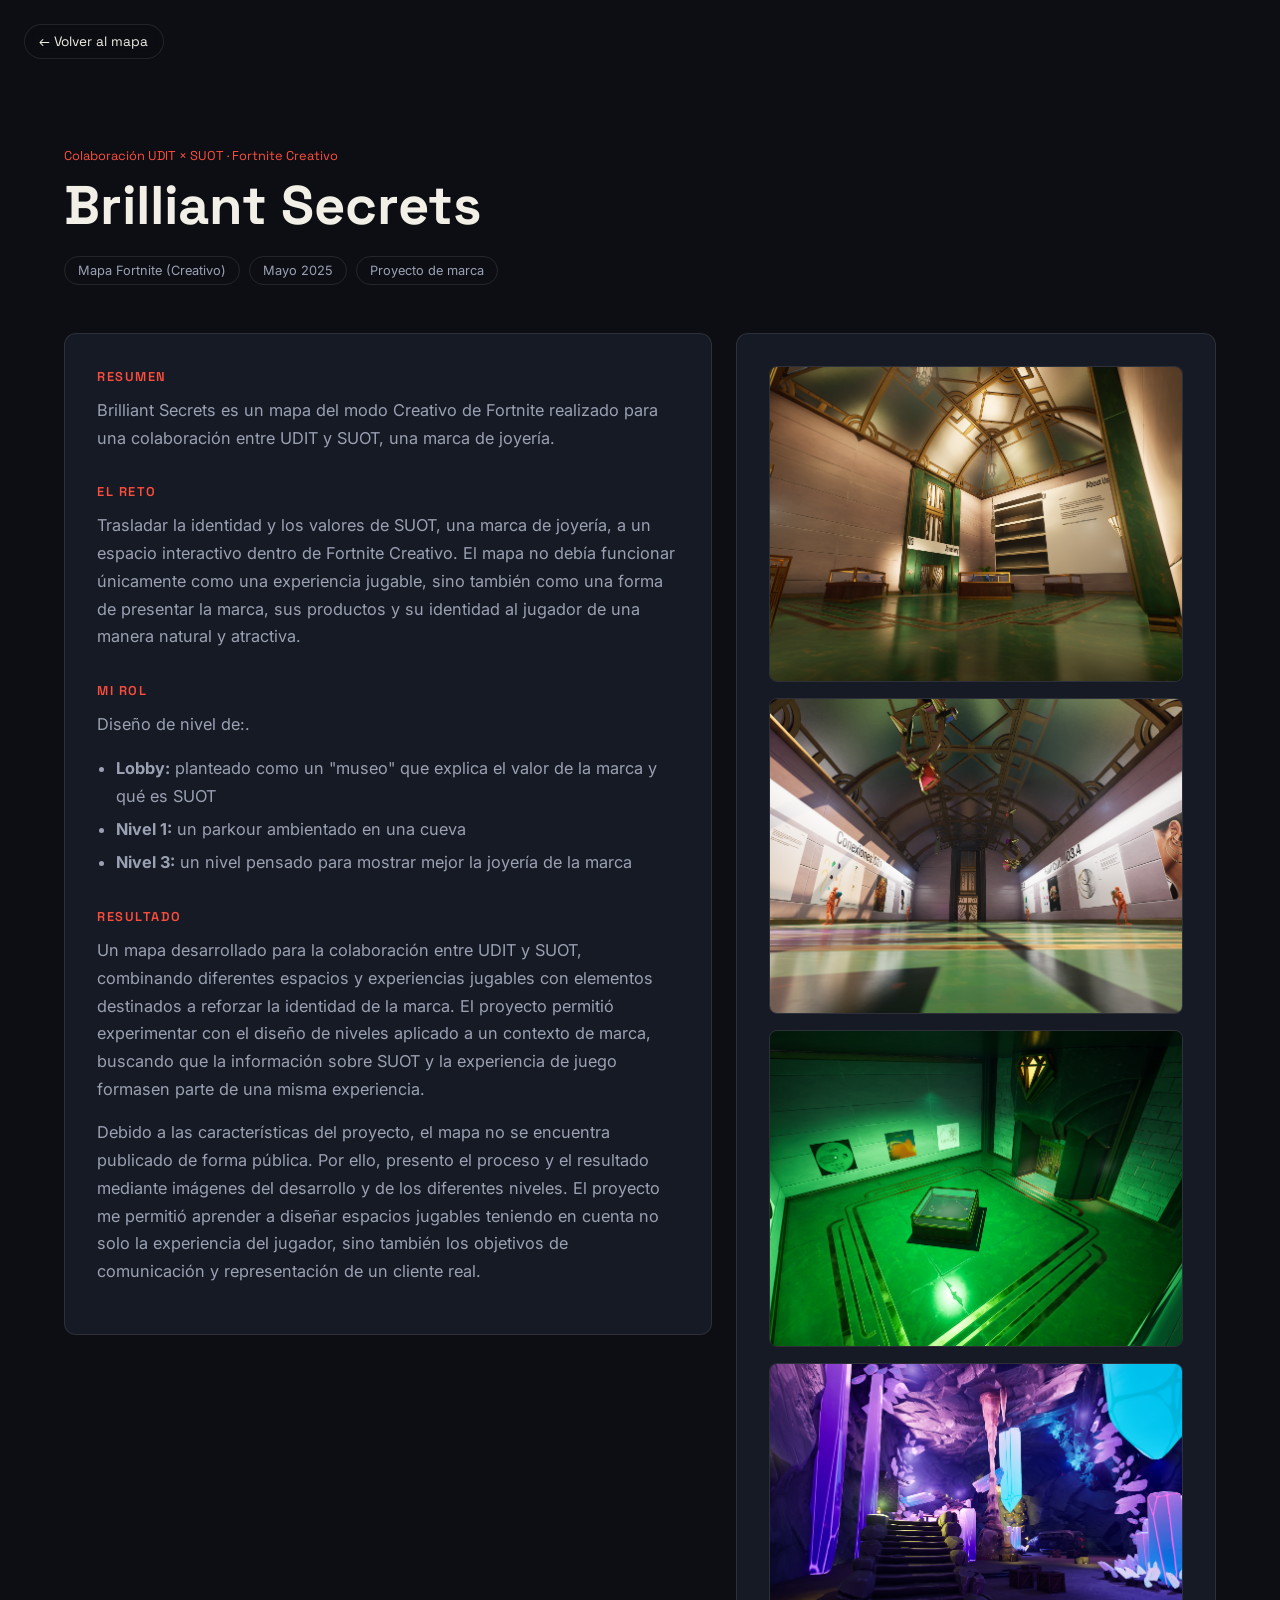
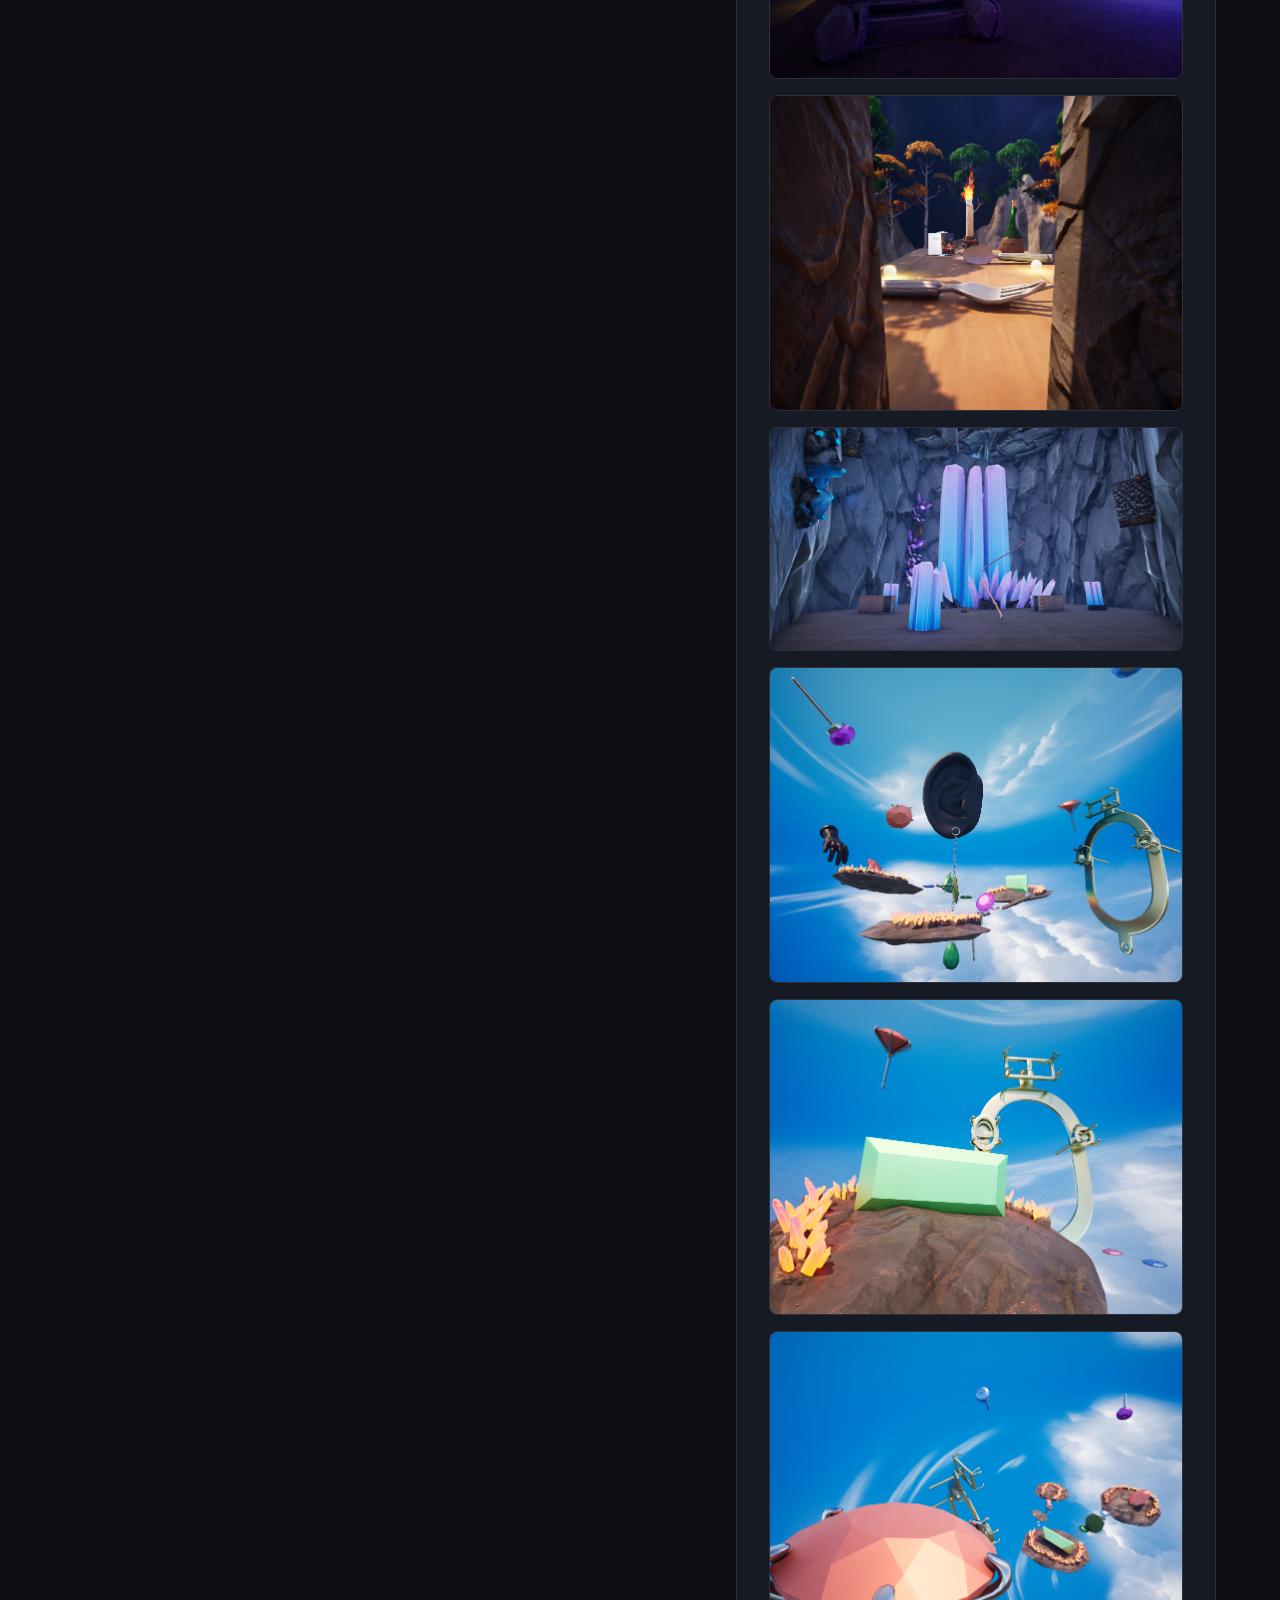
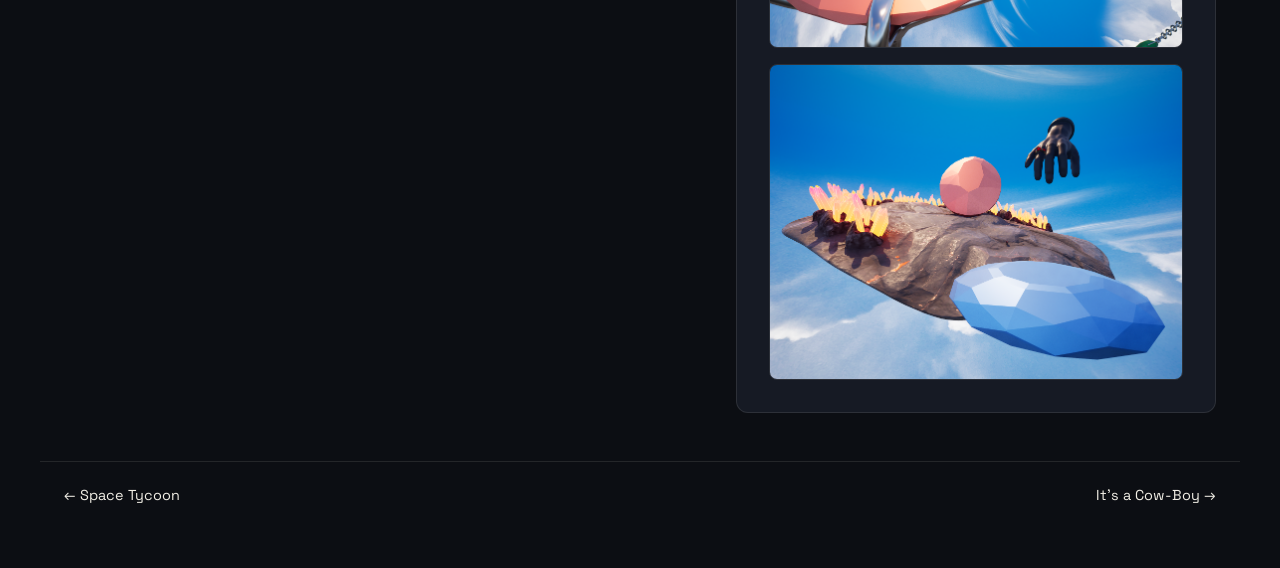
<file: juegos/brilliant-secrets.html>
<!DOCTYPE html>
<html lang="es">
<head>
<meta charset="UTF-8">
<meta name="viewport" content="width=device-width, initial-scale=1">
<title>Brilliant Secrets | David Barrios García</title>
<link rel="stylesheet" href="game.css">
</head>
<body>
<a class="back-link" href="../index.html">&larr; Volver al mapa</a>

<header class="game-hero case-head">
  <p class="tag">Colaboración UDIT × SUOT · Fortnite Creativo</p>
  <h1>Brilliant Secrets</h1>
  <div class="meta-row">
    <span>Mapa Fortnite (Creativo)</span>
    <span>Mayo 2025</span>
    <span>Proyecto de marca</span>
  </div>
  
</header>

<div class="case">
  <section class="case__text">
    <h2>Resumen</h2>
    <p>Brilliant Secrets es un mapa del modo Creativo de Fortnite realizado para una colaboración entre UDIT y SUOT, una marca de joyería.</p>
    <h2>El reto</h2>
    <p>Trasladar la identidad y los valores de SUOT, una marca de joyería, a un espacio interactivo dentro de Fortnite Creativo. El mapa no debía funcionar únicamente como una experiencia jugable, sino también como una forma de presentar la marca, sus productos y su identidad al jugador de una manera natural y atractiva.</p>
    <h2>Mi rol</h2>
    <p>Diseño de nivel de:.</p> 
    <ul>
<li><strong>Lobby:</strong> planteado como un "museo" que explica el valor de la marca y qué es SUOT</li>
<li><strong>Nivel 1:</strong> un parkour ambientado en una cueva</li>
<li><strong>Nivel 3:</strong> un nivel pensado para mostrar mejor la joyería de la marca</li>
</ul>
    <h2>Resultado</h2>
    <p>Un mapa desarrollado para la colaboración entre UDIT y SUOT, combinando diferentes espacios y experiencias jugables con elementos destinados a reforzar la identidad de la marca. El proyecto permitió experimentar con el diseño de niveles aplicado a un contexto de marca, buscando que la información sobre SUOT y la experiencia de juego formasen parte de una misma experiencia.</p> <p>Debido a las características del proyecto, el mapa no se encuentra publicado de forma pública. Por ello, presento el proceso y el resultado mediante imágenes del desarrollo y de los diferentes niveles. El proyecto me permitió aprender a diseñar espacios jugables teniendo en cuenta no solo la experiencia del jugador, sino también los objetivos de comunicación y representación de un cliente real.</p>
  </section>
  <aside class="case__media">
    <figure>
    <img src="../img/brilliant-secrets/lobby-01.png" alt="Lobby de Brilliant Secrets">
  </figure>
    <figure>
    <img src="../img/brilliant-secrets/lobby-02.png" alt="Lobby de Brilliant Secrets">
  </figure>
    <figure>
    <img src="../img/brilliant-secrets/lobby-03.png" alt="Lobby de Brilliant Secrets">
  </figure>
    <figure>
    <img src="../img/brilliant-secrets/nivel1-01.png" alt="Nivel 1 de Brilliant Secrets, parkour en la cueva">
  </figure>
    <figure>
    <img src="../img/brilliant-secrets/nivel1-02.png" alt="Nivel 1 de Brilliant Secrets, parkour en la cueva">
  </figure>
    <figure>
    <img src="../img/brilliant-secrets/nivel1-03.png" alt="Nivel 1 de Brilliant Secrets, parkour en la cueva">
  </figure>
    <figure>
    <img src="../img/brilliant-secrets/nivel3-01.png" alt="Nivel 3 de Brilliant Secrets, zona de joyería">
  </figure>
    <figure>
    <img src="../img/brilliant-secrets/nivel3-02.png" alt="Nivel 3 de Brilliant Secrets, zona de joyería">
  </figure>
    <figure>
    <img src="../img/brilliant-secrets/nivel3-03.png" alt="Nivel 3 de Brilliant Secrets, zona de joyería">
  </figure>
    <figure>
    <img src="../img/brilliant-secrets/nivel3-04.png" alt="Nivel 3 de Brilliant Secrets, zona de joyería">
  </figure>
  </aside>
</div>

<nav class="game-nav wide">
  <a href="space-tycoon.html">&larr; Space Tycoon</a>
  <a href="its-a-cow-boy.html">It's a Cow-Boy &rarr;</a>
</nav>

</body>
</html>
</file>
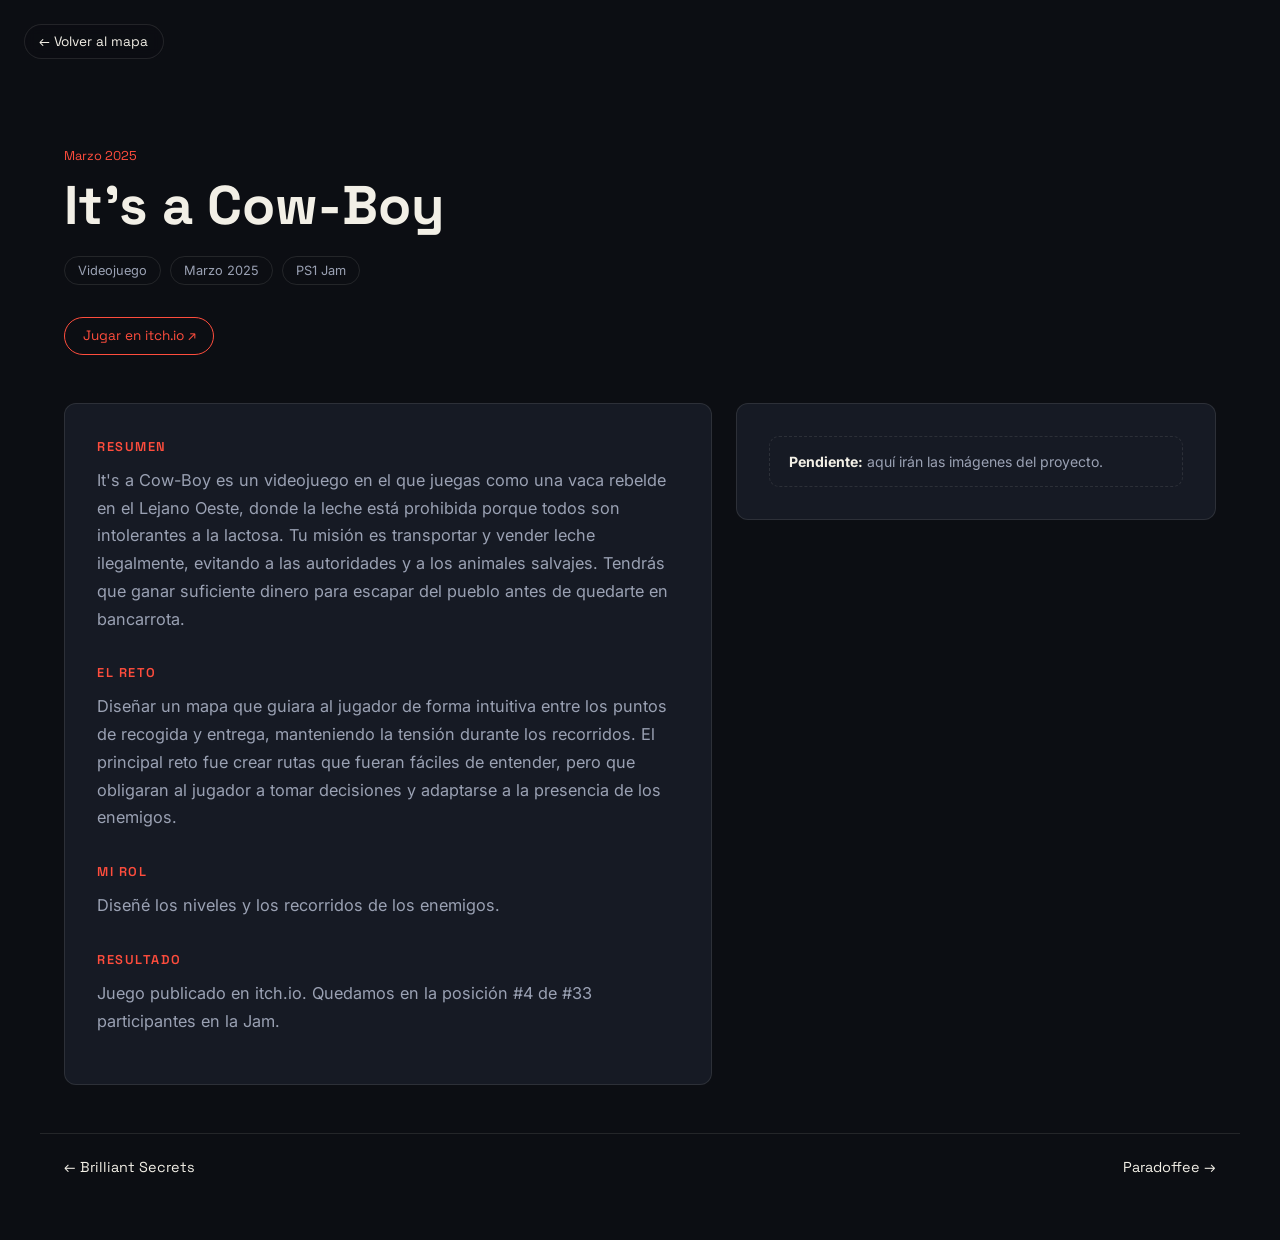
<file: juegos/its-a-cow-boy.html>
<!DOCTYPE html>
<html lang="es">
<head>
<meta charset="UTF-8">
<meta name="viewport" content="width=device-width, initial-scale=1">
<title>It's a Cow-Boy | David Barrios García</title>
<link rel="stylesheet" href="game.css">
</head>
<body>
<a class="back-link" href="../index.html">&larr; Volver al mapa</a>

<header class="game-hero case-head">
  <p class="tag">Marzo 2025</p>
  <h1>It's a Cow-Boy</h1>
  <div class="meta-row">
    <span>Videojuego</span>
    <span>Marzo 2025</span>
    <span>PS1 Jam</span>
  </div>
  <a class="itch-link" href="https://acrylamide.itch.io/itsacow-boy" target="_blank" rel="noopener">Jugar en itch.io &nearr;</a>

  
</header>

<div class="case">
  <section class="case__text">
    <h2>Resumen</h2>
    <p>It's a Cow-Boy es un videojuego en el que juegas como una vaca rebelde en el Lejano Oeste, donde la leche está prohibida porque todos son intolerantes a la lactosa. Tu misión es transportar y vender leche ilegalmente, evitando a las autoridades y a los animales salvajes. Tendrás que ganar suficiente dinero para escapar del pueblo antes de quedarte en bancarrota.</p>
    <h2>El reto</h2>
    <p>Diseñar un mapa que guiara al jugador de forma intuitiva entre los puntos de recogida y entrega, manteniendo la tensión durante los recorridos. El principal reto fue crear rutas que fueran fáciles de entender, pero que obligaran al jugador a tomar decisiones y adaptarse a la presencia de los enemigos.</p>
    <h2>Mi rol</h2>
    <p>Diseñé los niveles y los recorridos de los enemigos.</p>
    <h2>Resultado</h2>
    <p>Juego publicado en itch.io. Quedamos en la posición #4 de #33 participantes en la Jam.</p>
  </section>
  <aside class="case__media">
    <p class="placeholder-note"><strong>Pendiente:</strong> aquí irán las imágenes del proyecto.</p>
  </aside>
</div>

<nav class="game-nav wide">
  <a href="brilliant-secrets.html">&larr; Brilliant Secrets</a>
  <a href="paradoffee.html">Paradoffee &rarr;</a>
</nav>

</body>
</html>
</file>
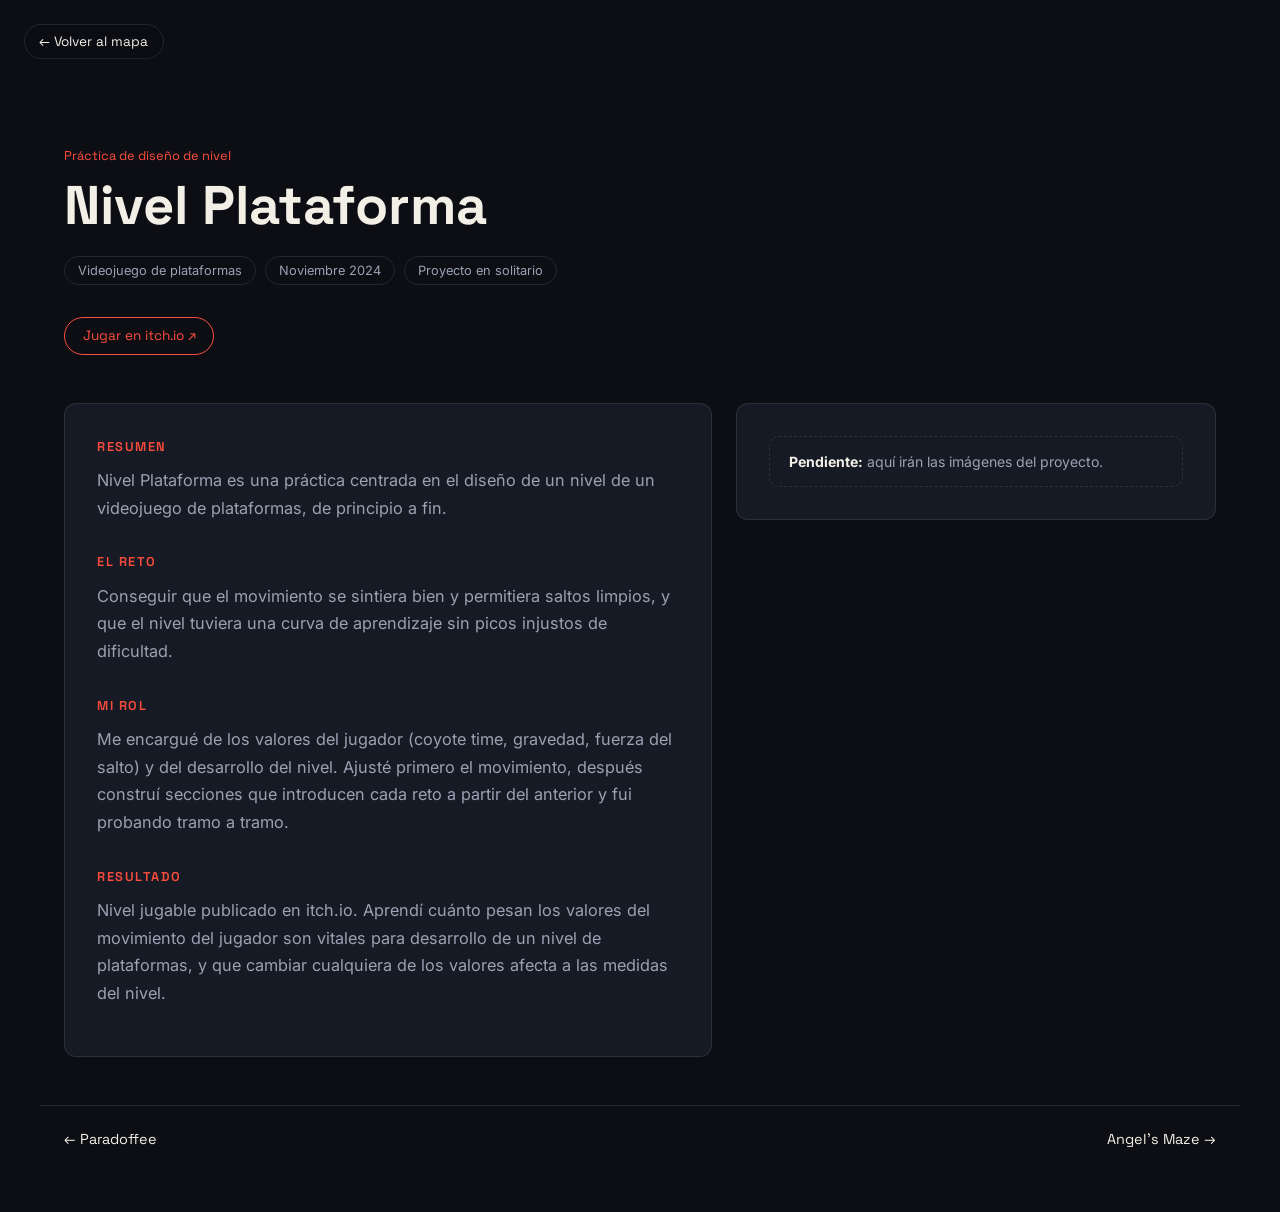
<file: juegos/nivel-plataforma.html>
<!DOCTYPE html>
<html lang="es">
<head>
<meta charset="UTF-8">
<meta name="viewport" content="width=device-width, initial-scale=1">
<title>Nivel Plataforma | David Barrios García</title>
<link rel="stylesheet" href="game.css">
</head>
<body>
<a class="back-link" href="../index.html">&larr; Volver al mapa</a>

<header class="game-hero case-head">
  <p class="tag">Práctica de diseño de nivel</p>
  <h1>Nivel Plataforma</h1>
  <div class="meta-row">
    <span>Videojuego de plataformas</span>
    <span>Noviembre 2024</span>
    <span>Proyecto en solitario</span>
  </div>
  <a class="itch-link" href="https://pecho-esponja.itch.io/nivel-plataforma" target="_blank" rel="noopener">Jugar en itch.io &nearr;</a>

  
</header>

<div class="case">
  <section class="case__text">
    <h2>Resumen</h2>
    <p>Nivel Plataforma es una práctica centrada en el diseño de un nivel de un videojuego de plataformas, de principio a fin.</p>
    <h2>El reto</h2>
    <p>Conseguir que el movimiento se sintiera bien y permitiera saltos limpios, y que el nivel tuviera una curva de aprendizaje sin picos injustos de dificultad.</p>
    <h2>Mi rol</h2>
    <p>Me encargué de los valores del jugador (coyote time, gravedad, fuerza del salto) y del desarrollo del nivel. Ajusté primero el movimiento, después construí secciones que introducen cada reto a partir del anterior y fui probando tramo a tramo.</p>
    <h2>Resultado</h2>
    <p>Nivel jugable publicado en itch.io. Aprendí cuánto pesan los valores del movimiento del jugador son vitales para desarrollo de un nivel de plataformas, y que cambiar cualquiera de los valores afecta a las medidas del nivel.</p>
  </section>
  <aside class="case__media">
    <p class="placeholder-note"><strong>Pendiente:</strong> aquí irán las imágenes del proyecto.</p>
  </aside>
</div>

<nav class="game-nav wide">
  <a href="paradoffee.html">&larr; Paradoffee</a>
  <a href="angels-maze.html">Angel's Maze &rarr;</a>
</nav>

</body>
</html>
</file>
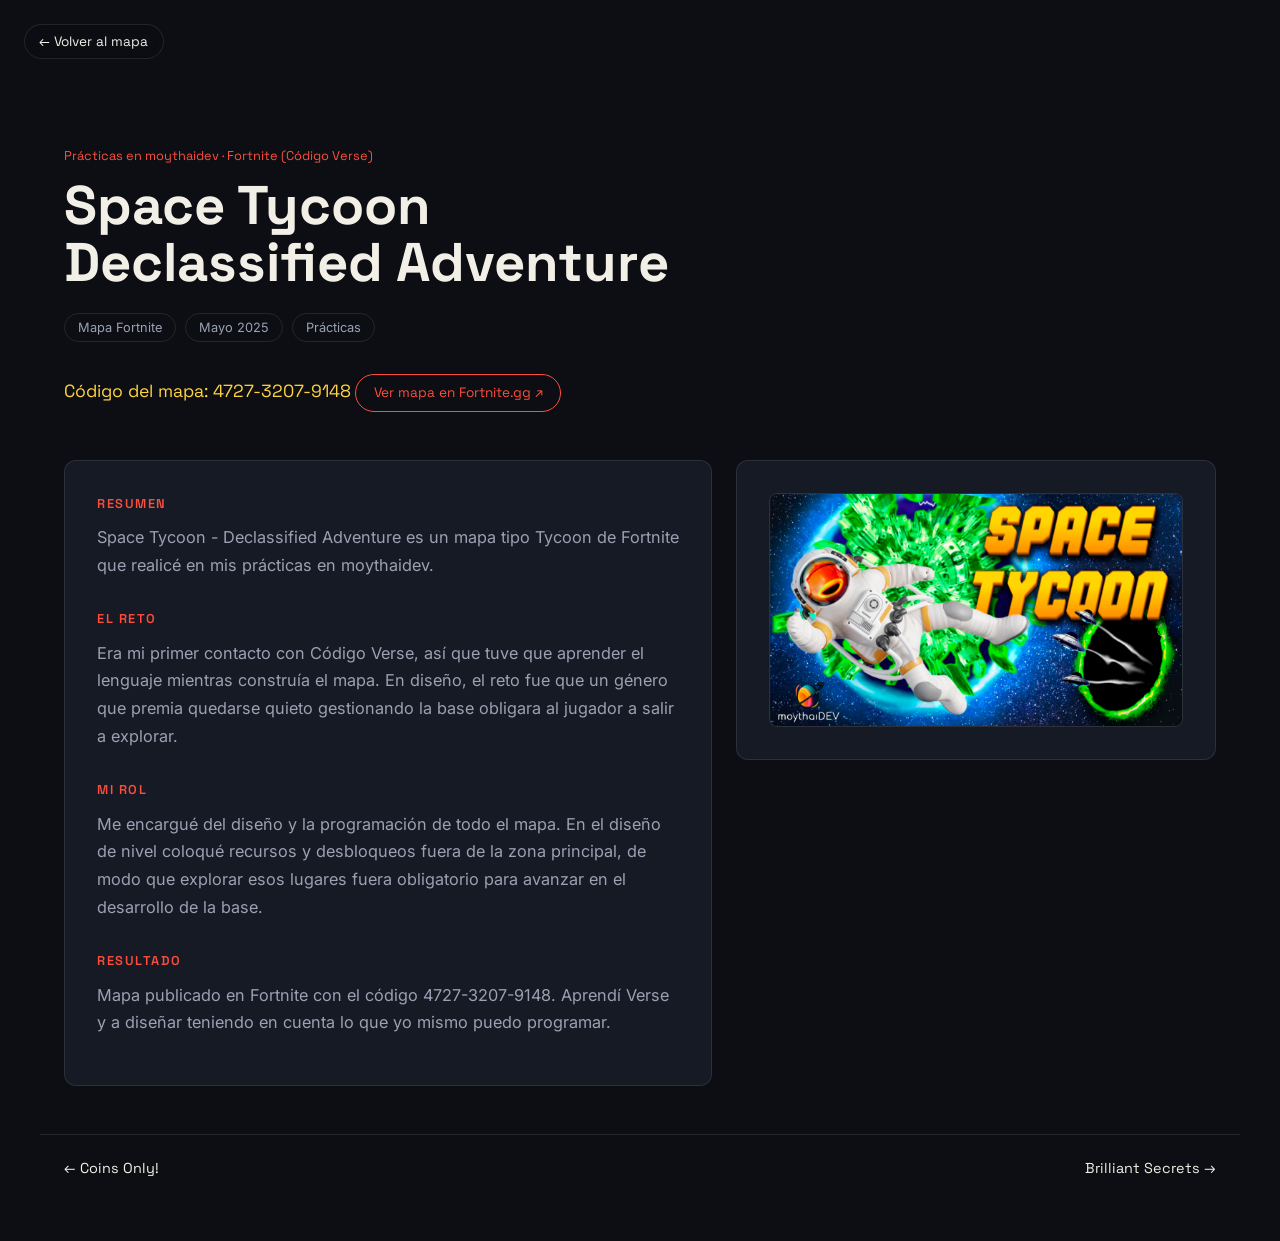
<file: juegos/space-tycoon.html>
<!DOCTYPE html>
<html lang="es">
<head>
<meta charset="UTF-8">
<meta name="viewport" content="width=device-width, initial-scale=1">
<title>Space Tycoon - Declassified Adventure | David Barrios García</title>
<link rel="stylesheet" href="game.css">
</head>
<body>
<a class="back-link" href="../index.html">&larr; Volver al mapa</a>

<header class="game-hero case-head">
  <p class="tag">Prácticas en moythaidev · Fortnite (Código Verse)</p>
  <h1>Space Tycoon<br>Declassified Adventure</h1>
  <div class="meta-row">
    <span>Mapa Fortnite</span>
    <span>Mayo 2025</span>
    <span>Prácticas</span>
  </div>
  <p class="price-tag">Código del mapa: 4727-3207-9148</p>
  <a class="itch-link" href="https://fortnite.gg/island/4727-3207-9148" target="_blank" rel="noopener">Ver mapa en Fortnite.gg &nearr;</a>

  
</header>

<div class="case">
  <section class="case__text">
    <h2>Resumen</h2>
    <p>Space Tycoon - Declassified Adventure es un mapa tipo Tycoon de Fortnite que realicé en mis prácticas en moythaidev.</p>
    <h2>El reto</h2>
    <p>Era mi primer contacto con Código Verse, así que tuve que aprender el lenguaje mientras construía el mapa. En diseño, el reto fue que un género que premia quedarse quieto gestionando la base obligara al jugador a salir a explorar.</p>
    <h2>Mi rol</h2>
    <p>Me encargué del diseño y la programación de todo el mapa. En el diseño de nivel coloqué recursos y desbloqueos fuera de la zona principal, de modo que explorar esos lugares fuera obligatorio para avanzar en el desarrollo de la base.</p>
    <h2>Resultado</h2>
    <p>Mapa publicado en Fortnite con el código 4727-3207-9148. Aprendí Verse y a diseñar teniendo en cuenta lo que yo mismo puedo programar.</p>
  </section>
  <aside class="case__media">
    <figure>
      <img src="../img/covers/space-tycoon.jpg" alt="Space Tycoon - Declassified Adventure">
    </figure>
  </aside>
</div>

<nav class="game-nav wide">
  <a href="coins-only.html">&larr; Coins Only!</a>
  <a href="brilliant-secrets.html">Brilliant Secrets &rarr;</a>
</nav>

</body>
</html>
</file>
<file: juegos/game.css>
@import url('https://fonts.googleapis.com/css2?family=Space+Grotesk:wght@500;600;700&family=Inter:wght@400;500;600&display=swap');

:root{
  --bg: #0c0e13;
  --panel: #161a24;
  --ink: #f2efe6;
  --ink-dim: #9aa1b3;
  --line: rgba(242,239,230,0.10);
  --red: #ff4d3d;
  --yellow: #ffd23f;
  --font-display: 'Space Grotesk', sans-serif;
  --font-body: 'Inter', sans-serif;
}

*{ box-sizing: border-box; }
body{
  margin:0;
  background: var(--bg);
  color: var(--ink);
  font-family: var(--font-body);
  -webkit-font-smoothing: antialiased;
}
a{ color: inherit; }

.back-link{
  position: sticky; top:0;
  display:inline-flex; align-items:center; gap:.5rem;
  margin: 1.5rem;
  padding: .5rem .9rem;
  border: 1px solid var(--line);
  border-radius: 999px;
  text-decoration:none;
  font-family: var(--font-display);
  font-size: .85rem;
  background: rgba(12,14,19,0.85);
  backdrop-filter: blur(6px);
  z-index: 10;
}
.back-link:hover{ border-color: var(--red); color: var(--red); }

.game-hero{
  max-width: 760px;
  margin: 2rem auto 0;
  padding: 2rem 1.5rem 3rem;
}

.game-hero .tag{
  font-family: var(--font-display);
  font-size: .8rem;
  color: var(--red);
  margin: 0 0 .8rem;
}

.game-hero h1{
  font-family: var(--font-display);
  font-weight: 700;
  font-size: clamp(2.2rem, 6vw, 3.4rem);
  margin: 0 0 1.4rem;
  line-height: 1.05;
}

.meta-row{
  display:flex; flex-wrap:wrap; gap: .6rem;
  margin-bottom: 2rem;
}
.meta-row span{
  border:1px solid var(--line);
  border-radius: 999px;
  padding: .35rem .8rem;
  font-size: .8rem;
  color: var(--ink-dim);
}

.game-body{
  font-size: 1.05rem;
  line-height: 1.7;
  color: var(--ink-dim);
  max-width: 62ch;
}
.game-body p{ margin: 0 0 1.2rem; }

.itch-link{
  display:inline-flex; align-items:center; gap:.5rem;
  margin: 0 0 2rem;
  padding: .6rem 1.1rem;
  border: 1px solid var(--red);
  border-radius: 999px;
  text-decoration:none;
  font-family: var(--font-display);
  font-size: .85rem;
  color: var(--red);
}
.itch-link:hover{ background: var(--red); color: var(--bg); }

.link-row{
  display:flex; flex-wrap:wrap; gap: .6rem;
  margin: 0 0 2rem;
}
.link-row a{
  display:inline-flex; align-items:center; gap:.5rem;
  padding: .6rem 1.1rem;
  border: 1px solid var(--red);
  border-radius: 999px;
  text-decoration:none;
  font-family: var(--font-display);
  font-size: .85rem;
  color: var(--red);
}
.link-row a:hover{ background: var(--red); color: var(--bg); }
.link-row a.secondary{
  border-color: var(--line);
  color: var(--ink-dim);
}
.link-row a.secondary:hover{ border-color: var(--ink-dim); background:none; color: var(--ink); }

.game-body ul{
  margin: 0 0 1.2rem;
  padding-left: 1.2rem;
}
.game-body li{ margin-bottom: .4rem; }

.price-tag{
  display:inline-block;
  margin: 0 0 1.5rem;
  font-family: var(--font-display);
  font-size: 1.1rem;
  color: var(--yellow);
}

.gallery{
  max-width: 760px;
  margin: 0 auto 3rem;
  padding: 0 1.5rem;
  display:grid;
  gap: 1rem;
}
.gallery img{
  width:100%;
  border-radius: 10px;
  border: 1px solid var(--line);
  display:block;
}
.gallery figure{ margin:0; }
.gallery figcaption{
  margin-top: .5rem;
  font-size: .82rem;
  color: var(--ink-dim);
}

.placeholder-note{
  margin-top: 2.5rem;
  padding: 1rem 1.2rem;
  border: 1px dashed var(--line);
  border-radius: 10px;
  font-size: .88rem;
  color: var(--ink-dim);
}
.placeholder-note strong{ color: var(--ink); }

.game-nav{
  max-width: 760px;
  margin: 3rem auto 4rem;
  padding: 0 1.5rem;
  display:flex; justify-content:space-between;
  border-top: 1px solid var(--line);
  padding-top: 1.5rem;
  font-family: var(--font-display);
  font-size: .9rem;
}
.game-nav a{ text-decoration:none; }
.game-nav a:hover{ color: var(--red); }

/* ===== Layout ficha de proyecto: texto a la izquierda, imágenes a la derecha ===== */
.game-hero.case-head{
  max-width: 1200px;
  padding-bottom: 1rem;
}
.case{
  max-width: 1200px;
  margin: 0 auto;
  padding: 0 1.5rem;
  display: grid;
  grid-template-columns: minmax(0, 1.35fr) minmax(0, 1fr);
  gap: 1.5rem;
  align-items: start;
}
.case__text,
.case__media{
  background: var(--panel);
  border: 1px solid var(--line);
  border-radius: 12px;
  padding: 2rem;
}
.case__text{
  font-size: 1.02rem;
  line-height: 1.7;
  color: var(--ink-dim);
}
.case__text p{ margin: 0 0 1rem; }
.case__text ul{ margin: 0 0 1rem; padding-left: 1.2rem; }
.case__text li{ margin-bottom: .35rem; }
.case__text h2{
  font-family: var(--font-display);
  font-size: .8rem;
  font-weight: 600;
  letter-spacing: .12em;
  text-transform: uppercase;
  color: var(--red);
  margin: 1.8rem 0 .6rem;
}
.case__text h2:first-child{ margin-top: 0; }
.case__media{
  display: grid;
  gap: 1rem;
}
.case__media figure{ margin: 0; }
.case__media img{
  width: 100%;
  display: block;
  border-radius: 8px;
  border: 1px solid var(--line);
}
.case__media .placeholder-note{ margin: 0; }

.game-nav.wide{ max-width: 1200px; }

@media (max-width: 860px){
  .case{ grid-template-columns: 1fr; }
  .case__text, .case__media{ padding: 1.4rem; }
}
</file>
